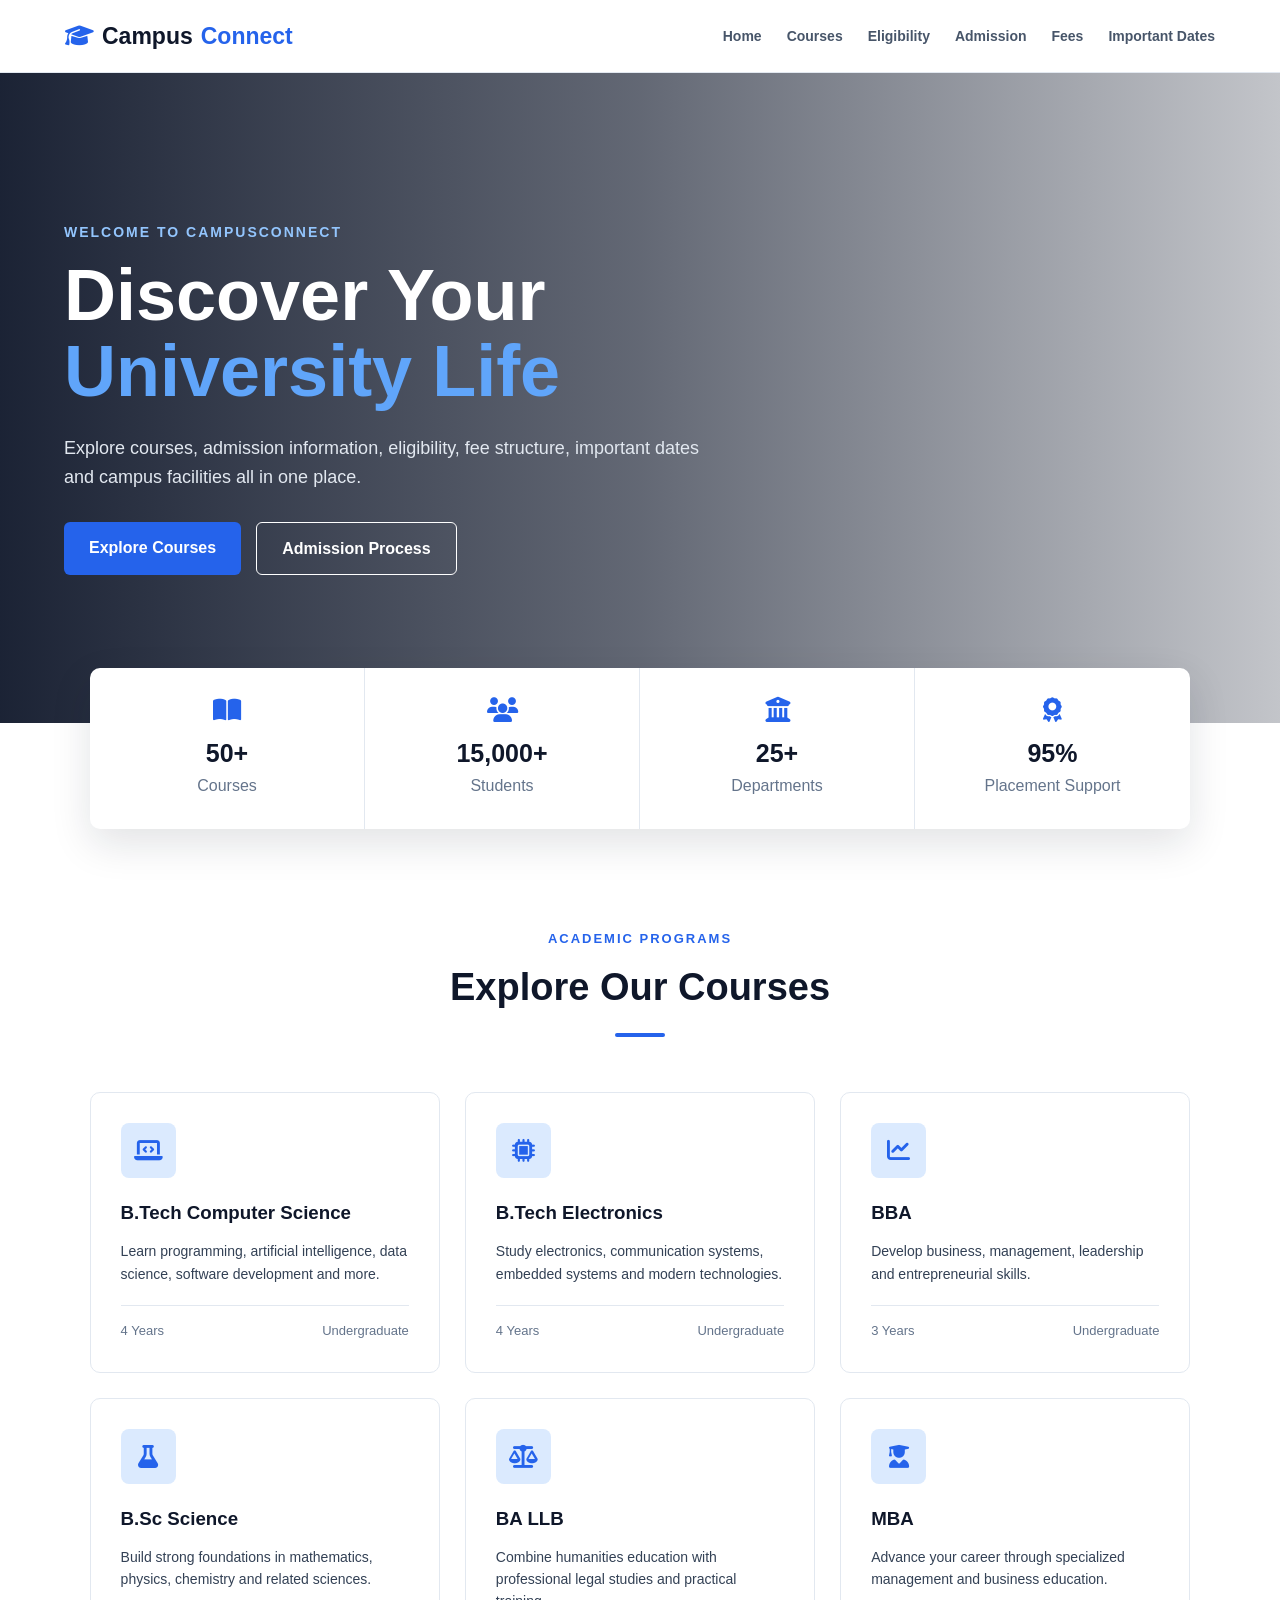
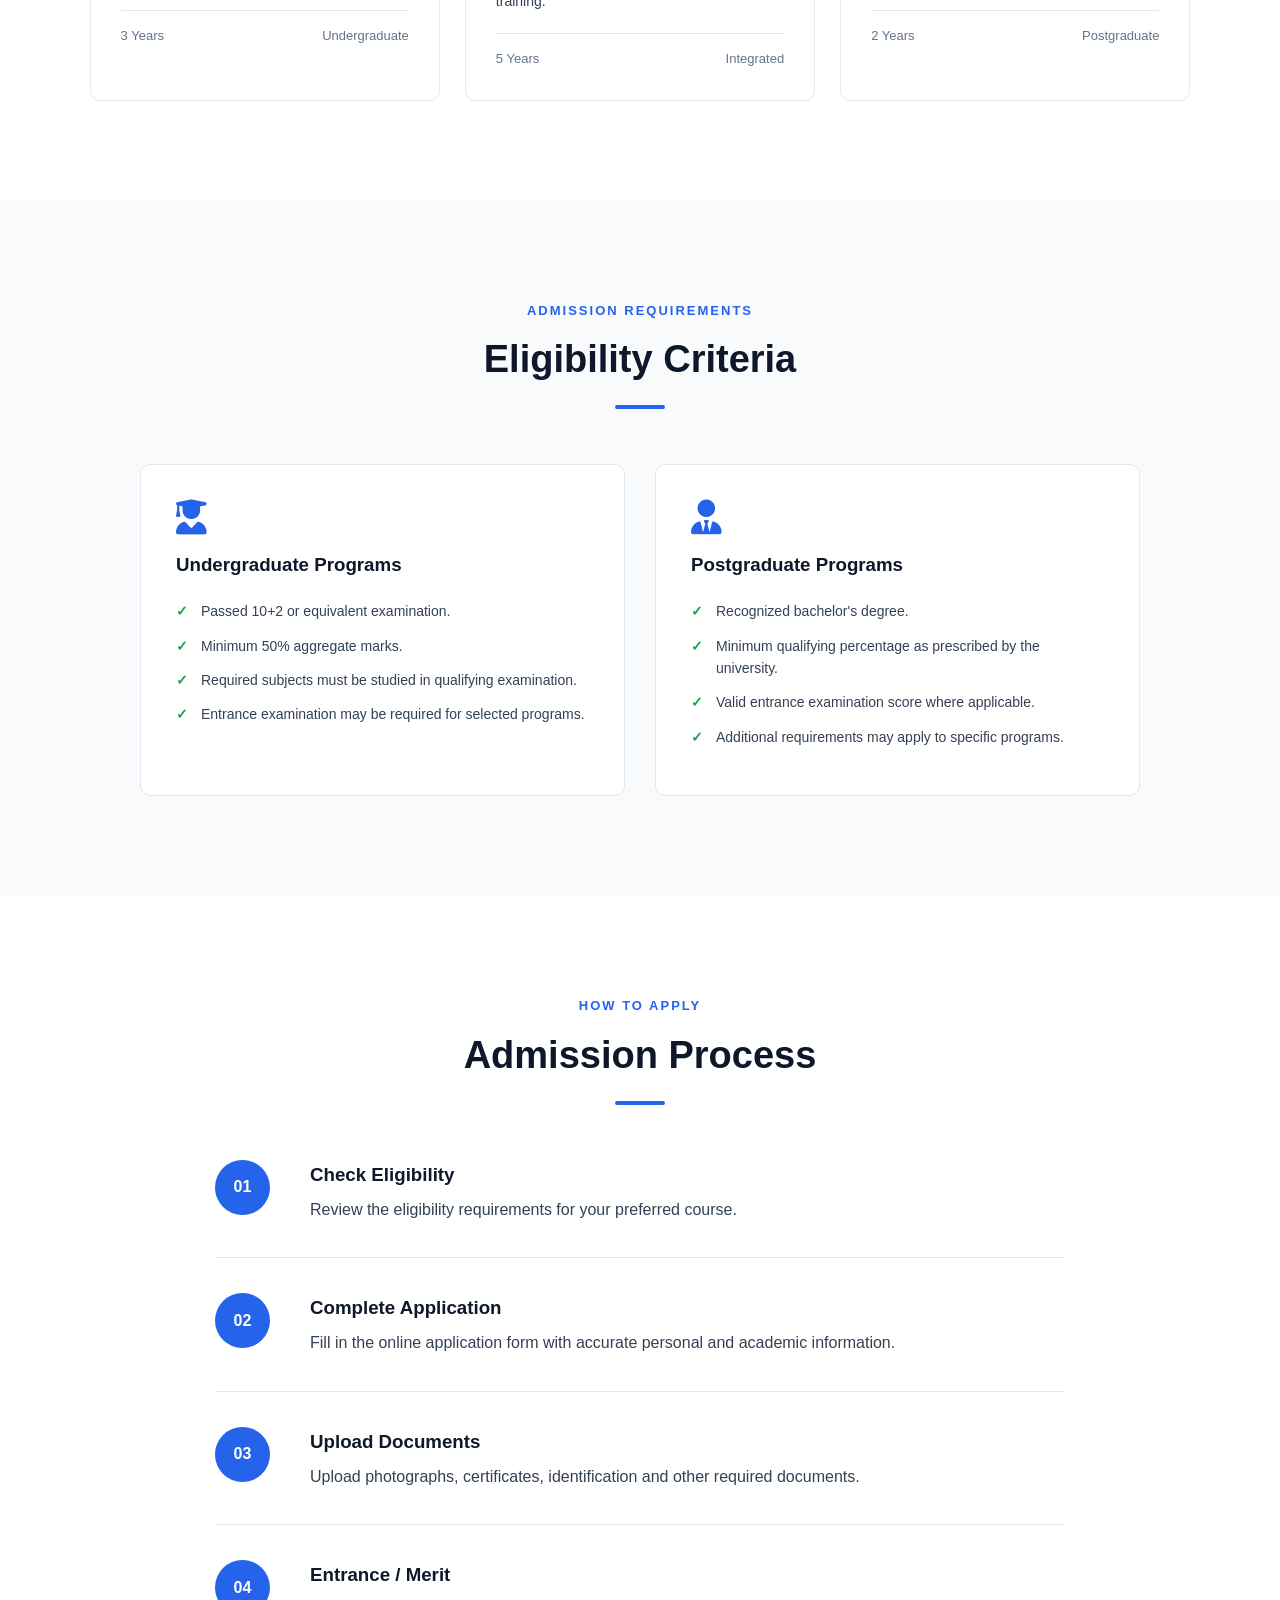
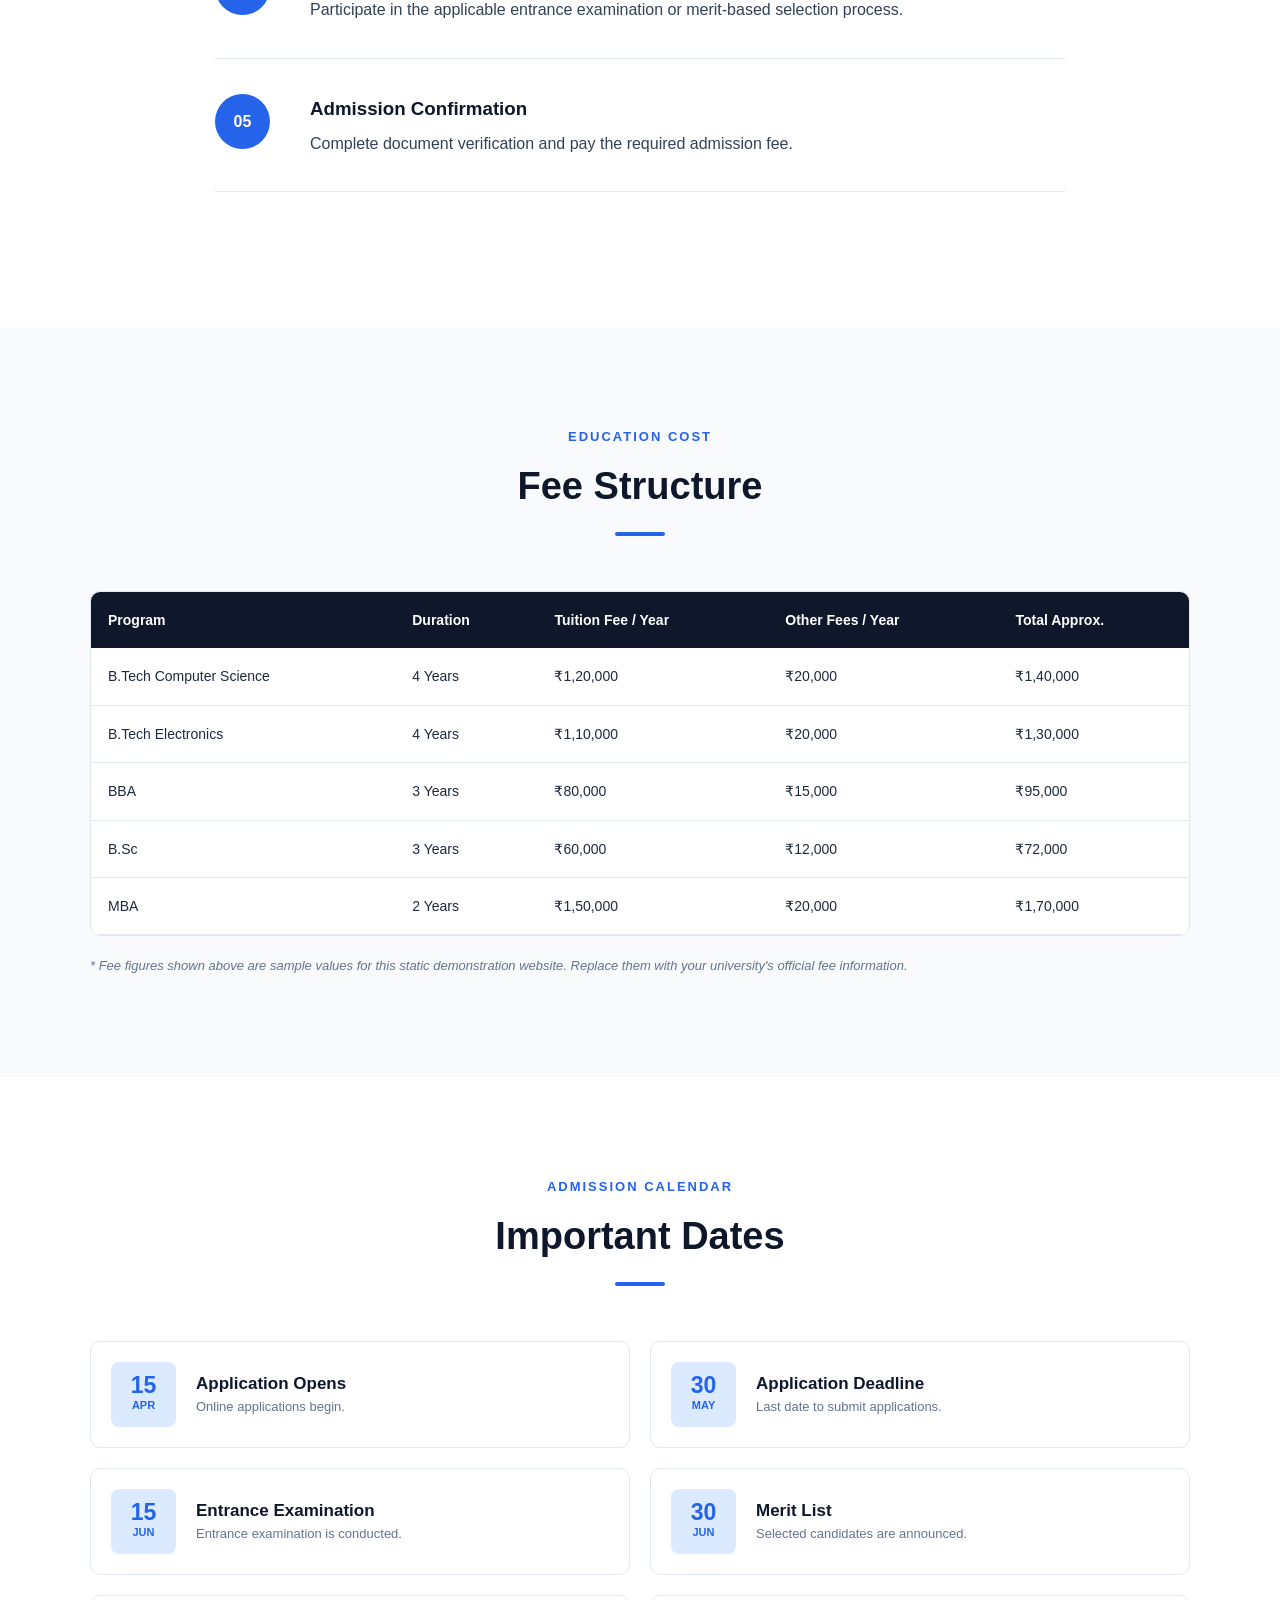
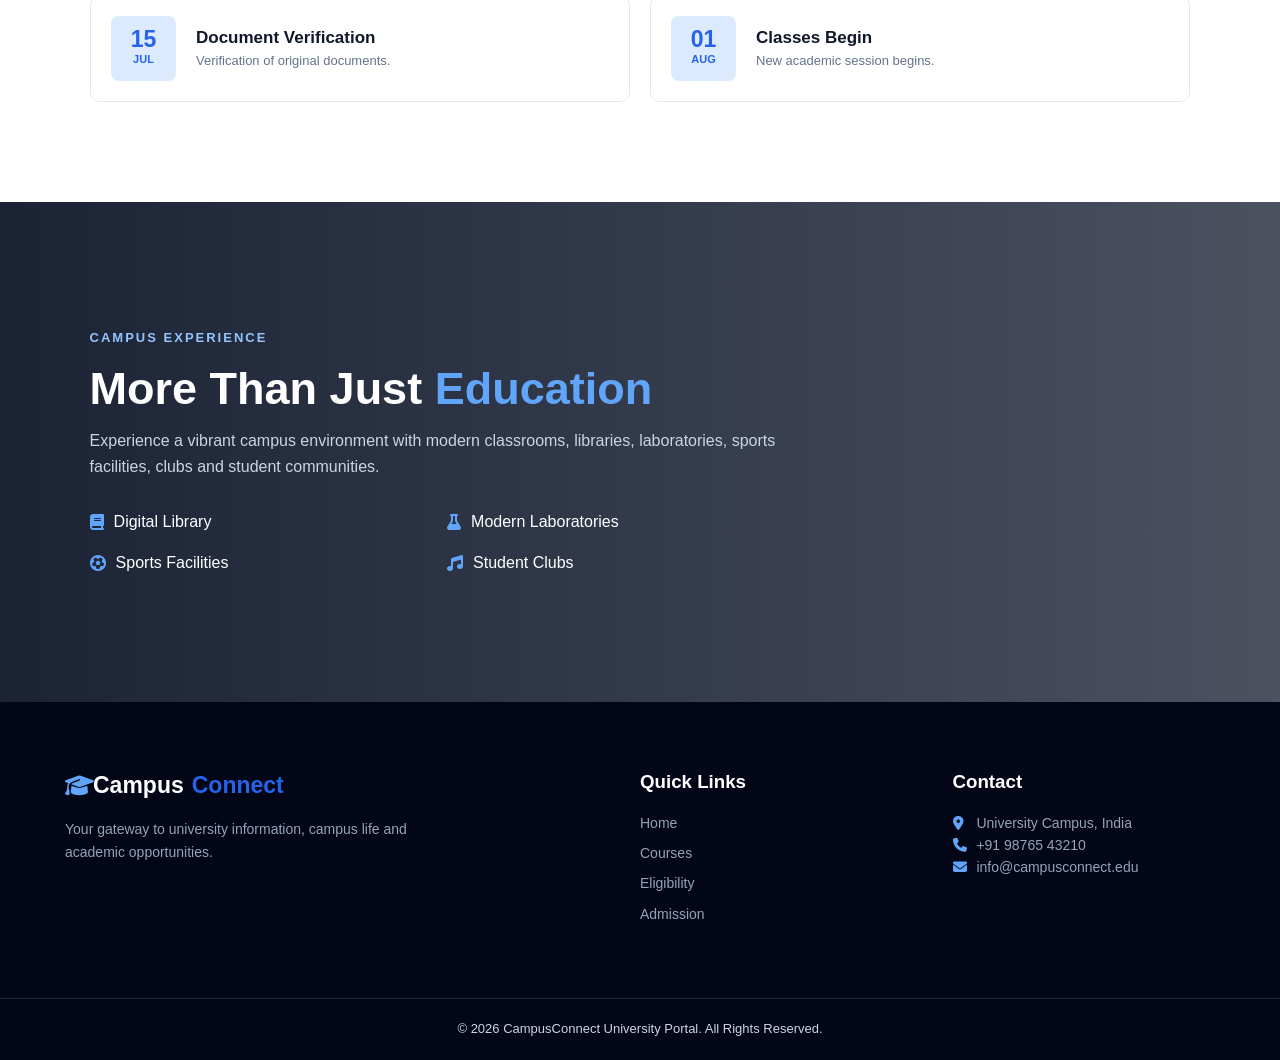
<file: index.html>
<!DOCTYPE html>
<html lang="en">
<head>
    <meta charset="UTF-8">
    <meta name="viewport" content="width=device-width, initial-scale=1.0">

    <title>CampusConnect | University Campus Life Portal.</title>

    <link rel="stylesheet" href="style.css">

    <link
        rel="stylesheet"
        href="https://cdnjs.cloudflare.com/ajax/libs/font-awesome/6.5.2/css/all.min.css"
    >
</head>

<body>

    <!-- Navigation -->
    <header class="header">
        <nav class="navbar">

            <div class="logo">
                <i class="fa-solid fa-graduation-cap"></i>
                Campus<span>Connect</span>
            </div>

            <ul class="nav-links">
                <li><a href="#home">Home</a></li>
                <li><a href="#courses">Courses</a></li>
                <li><a href="#eligibility">Eligibility</a></li>
                <li><a href="#admission">Admission</a></li>
                <li><a href="#fees">Fees</a></li>
                <li><a href="#dates">Important Dates</a></li>
            </ul>

        </nav>
    </header>


    <!-- Hero Section -->
    <section id="home" class="hero">

        <div class="hero-content">

            <p class="hero-tag">
                WELCOME TO CAMPUSCONNECT
            </p>

            <h1>
                Discover Your
                <span>University Life</span>
            </h1>

            <p>
                Explore courses, admission information, eligibility,
                fee structure, important dates and campus facilities
                all in one place.
            </p>

            <div class="hero-buttons">
                <a href="#courses" class="btn primary-btn">
                    Explore Courses
                </a>

                <a href="#admission" class="btn secondary-btn">
                    Admission Process
                </a>
            </div>

        </div>

    </section>


    <!-- Quick Information -->
    <section class="quick-info">

        <div class="info-card">
            <i class="fa-solid fa-book-open"></i>
            <h3>50+</h3>
            <p>Courses</p>
        </div>

        <div class="info-card">
            <i class="fa-solid fa-users"></i>
            <h3>15,000+</h3>
            <p>Students</p>
        </div>

        <div class="info-card">
            <i class="fa-solid fa-building-columns"></i>
            <h3>25+</h3>
            <p>Departments</p>
        </div>

        <div class="info-card">
            <i class="fa-solid fa-award"></i>
            <h3>95%</h3>
            <p>Placement Support</p>
        </div>

    </section>


    <!-- Courses -->
    <section id="courses" class="section">

        <div class="section-heading">
            <p>ACADEMIC PROGRAMS</p>
            <h2>Explore Our Courses</h2>
            <span></span>
        </div>

        <div class="course-grid">

            <div class="course-card">
                <div class="course-icon">
                    <i class="fa-solid fa-laptop-code"></i>
                </div>

                <h3>B.Tech Computer Science</h3>

                <p>
                    Learn programming, artificial intelligence,
                    data science, software development and more.
                </p>

                <div class="course-details">
                    <span>4 Years</span>
                    <span>Undergraduate</span>
                </div>
            </div>


            <div class="course-card">
                <div class="course-icon">
                    <i class="fa-solid fa-microchip"></i>
                </div>

                <h3>B.Tech Electronics</h3>

                <p>
                    Study electronics, communication systems,
                    embedded systems and modern technologies.
                </p>

                <div class="course-details">
                    <span>4 Years</span>
                    <span>Undergraduate</span>
                </div>
            </div>


            <div class="course-card">
                <div class="course-icon">
                    <i class="fa-solid fa-chart-line"></i>
                </div>

                <h3>BBA</h3>

                <p>
                    Develop business, management, leadership
                    and entrepreneurial skills.
                </p>

                <div class="course-details">
                    <span>3 Years</span>
                    <span>Undergraduate</span>
                </div>
            </div>


            <div class="course-card">
                <div class="course-icon">
                    <i class="fa-solid fa-flask"></i>
                </div>

                <h3>B.Sc Science</h3>

                <p>
                    Build strong foundations in mathematics,
                    physics, chemistry and related sciences.
                </p>

                <div class="course-details">
                    <span>3 Years</span>
                    <span>Undergraduate</span>
                </div>
            </div>


            <div class="course-card">
                <div class="course-icon">
                    <i class="fa-solid fa-scale-balanced"></i>
                </div>

                <h3>BA LLB</h3>

                <p>
                    Combine humanities education with professional
                    legal studies and practical training.
                </p>

                <div class="course-details">
                    <span>5 Years</span>
                    <span>Integrated</span>
                </div>
            </div>


            <div class="course-card">
                <div class="course-icon">
                    <i class="fa-solid fa-user-graduate"></i>
                </div>

                <h3>MBA</h3>

                <p>
                    Advance your career through specialized
                    management and business education.
                </p>

                <div class="course-details">
                    <span>2 Years</span>
                    <span>Postgraduate</span>
                </div>
            </div>

        </div>

    </section>


    <!-- Eligibility -->
    <section id="eligibility" class="section light-section">

        <div class="section-heading">
            <p>ADMISSION REQUIREMENTS</p>
            <h2>Eligibility Criteria</h2>
            <span></span>
        </div>

        <div class="eligibility-container">

            <div class="eligibility-box">

                <i class="fa-solid fa-user-graduate"></i>

                <h3>Undergraduate Programs</h3>

                <ul>
                    <li>Passed 10+2 or equivalent examination.</li>
                    <li>Minimum 50% aggregate marks.</li>
                    <li>Required subjects must be studied in qualifying examination.</li>
                    <li>Entrance examination may be required for selected programs.</li>
                </ul>

            </div>


            <div class="eligibility-box">

                <i class="fa-solid fa-user-tie"></i>

                <h3>Postgraduate Programs</h3>

                <ul>
                    <li>Recognized bachelor's degree.</li>
                    <li>Minimum qualifying percentage as prescribed by the university.</li>
                    <li>Valid entrance examination score where applicable.</li>
                    <li>Additional requirements may apply to specific programs.</li>
                </ul>

            </div>

        </div>

    </section>


    <!-- Admission Process -->
    <section id="admission" class="section">

        <div class="section-heading">
            <p>HOW TO APPLY</p>
            <h2>Admission Process</h2>
            <span></span>
        </div>


        <div class="timeline">

            <div class="timeline-item">

                <div class="timeline-number">01</div>

                <div>
                    <h3>Check Eligibility</h3>
                    <p>
                        Review the eligibility requirements for your
                        preferred course.
                    </p>
                </div>

            </div>


            <div class="timeline-item">

                <div class="timeline-number">02</div>

                <div>
                    <h3>Complete Application</h3>
                    <p>
                        Fill in the online application form with
                        accurate personal and academic information.
                    </p>
                </div>

            </div>


            <div class="timeline-item">

                <div class="timeline-number">03</div>

                <div>
                    <h3>Upload Documents</h3>
                    <p>
                        Upload photographs, certificates,
                        identification and other required documents.
                    </p>
                </div>

            </div>


            <div class="timeline-item">

                <div class="timeline-number">04</div>

                <div>
                    <h3>Entrance / Merit</h3>
                    <p>
                        Participate in the applicable entrance
                        examination or merit-based selection process.
                    </p>
                </div>

            </div>


            <div class="timeline-item">

                <div class="timeline-number">05</div>

                <div>
                    <h3>Admission Confirmation</h3>
                    <p>
                        Complete document verification and pay the
                        required admission fee.
                    </p>
                </div>

            </div>

        </div>

    </section>


    <!-- Fee Structure -->
    <section id="fees" class="section light-section">

        <div class="section-heading">
            <p>EDUCATION COST</p>
            <h2>Fee Structure</h2>
            <span></span>
        </div>


        <div class="table-container">

            <table>

                <thead>
                    <tr>
                        <th>Program</th>
                        <th>Duration</th>
                        <th>Tuition Fee / Year</th>
                        <th>Other Fees / Year</th>
                        <th>Total Approx.</th>
                    </tr>
                </thead>

                <tbody>

                    <tr>
                        <td>B.Tech Computer Science</td>
                        <td>4 Years</td>
                        <td>₹1,20,000</td>
                        <td>₹20,000</td>
                        <td>₹1,40,000</td>
                    </tr>

                    <tr>
                        <td>B.Tech Electronics</td>
                        <td>4 Years</td>
                        <td>₹1,10,000</td>
                        <td>₹20,000</td>
                        <td>₹1,30,000</td>
                    </tr>

                    <tr>
                        <td>BBA</td>
                        <td>3 Years</td>
                        <td>₹80,000</td>
                        <td>₹15,000</td>
                        <td>₹95,000</td>
                    </tr>

                    <tr>
                        <td>B.Sc</td>
                        <td>3 Years</td>
                        <td>₹60,000</td>
                        <td>₹12,000</td>
                        <td>₹72,000</td>
                    </tr>

                    <tr>
                        <td>MBA</td>
                        <td>2 Years</td>
                        <td>₹1,50,000</td>
                        <td>₹20,000</td>
                        <td>₹1,70,000</td>
                    </tr>

                </tbody>

            </table>

        </div>

        <p class="fee-note">
            * Fee figures shown above are sample values for this
            static demonstration website. Replace them with your
            university's official fee information.
        </p>

    </section>


    <!-- Important Dates -->
    <section id="dates" class="section">

        <div class="section-heading">
            <p>ADMISSION CALENDAR</p>
            <h2>Important Dates</h2>
            <span></span>
        </div>


        <div class="dates-grid">

            <div class="date-card">

                <div class="date">
                    <strong>15</strong>
                    <span>APR</span>
                </div>

                <div>
                    <h3>Application Opens</h3>
                    <p>Online applications begin.</p>
                </div>

            </div>


            <div class="date-card">

                <div class="date">
                    <strong>30</strong>
                    <span>MAY</span>
                </div>

                <div>
                    <h3>Application Deadline</h3>
                    <p>Last date to submit applications.</p>
                </div>

            </div>


            <div class="date-card">

                <div class="date">
                    <strong>15</strong>
                    <span>JUN</span>
                </div>

                <div>
                    <h3>Entrance Examination</h3>
                    <p>Entrance examination is conducted.</p>
                </div>

            </div>


            <div class="date-card">

                <div class="date">
                    <strong>30</strong>
                    <span>JUN</span>
                </div>

                <div>
                    <h3>Merit List</h3>
                    <p>Selected candidates are announced.</p>
                </div>

            </div>


            <div class="date-card">

                <div class="date">
                    <strong>15</strong>
                    <span>JUL</span>
                </div>

                <div>
                    <h3>Document Verification</h3>
                    <p>Verification of original documents.</p>
                </div>

            </div>


            <div class="date-card">

                <div class="date">
                    <strong>01</strong>
                    <span>AUG</span>
                </div>

                <div>
                    <h3>Classes Begin</h3>
                    <p>New academic session begins.</p>
                </div>

            </div>

        </div>

    </section>


    <!-- Campus Life -->
    <section class="campus-life">

        <div class="campus-content">

            <p>CAMPUS EXPERIENCE</p>

            <h2>
                More Than Just
                <span>Education</span>
            </h2>

            <p>
                Experience a vibrant campus environment with modern
                classrooms, libraries, laboratories, sports facilities,
                clubs and student communities.
            </p>

            <div class="facility-list">

                <div>
                    <i class="fa-solid fa-book"></i>
                    <span>Digital Library</span>
                </div>

                <div>
                    <i class="fa-solid fa-flask"></i>
                    <span>Modern Laboratories</span>
                </div>

                <div>
                    <i class="fa-solid fa-futbol"></i>
                    <span>Sports Facilities</span>
                </div>

                <div>
                    <i class="fa-solid fa-music"></i>
                    <span>Student Clubs</span>
                </div>

            </div>

        </div>

    </section>


    <!-- Footer -->
    <footer class="footer">

        <div class="footer-content">

            <div>
                <div class="logo footer-logo">
                    <i class="fa-solid fa-graduation-cap"></i>
                    Campus<span>Connect</span>
                </div>

                <p>
                    Your gateway to university information,
                    campus life and academic opportunities.
                </p>
            </div>


            <div>
                <h3>Quick Links</h3>

                <a href="#home">Home</a>
                <a href="#courses">Courses</a>
                <a href="#eligibility">Eligibility</a>
                <a href="#admission">Admission</a>
            </div>


            <div>
                <h3>Contact</h3>

                <p>
                    <i class="fa-solid fa-location-dot"></i>
                    University Campus, India
                </p>

                <p>
                    <i class="fa-solid fa-phone"></i>
                    +91 98765 43210
                </p>

                <p>
                    <i class="fa-solid fa-envelope"></i>
                    info@campusconnect.edu
                </p>
            </div>

        </div>


        <div class="copyright">
            <p>
                © 2026 CampusConnect University Portal.
                All Rights Reserved.
            </p>
        </div>

    </footer>

</body>
</html>
</file>
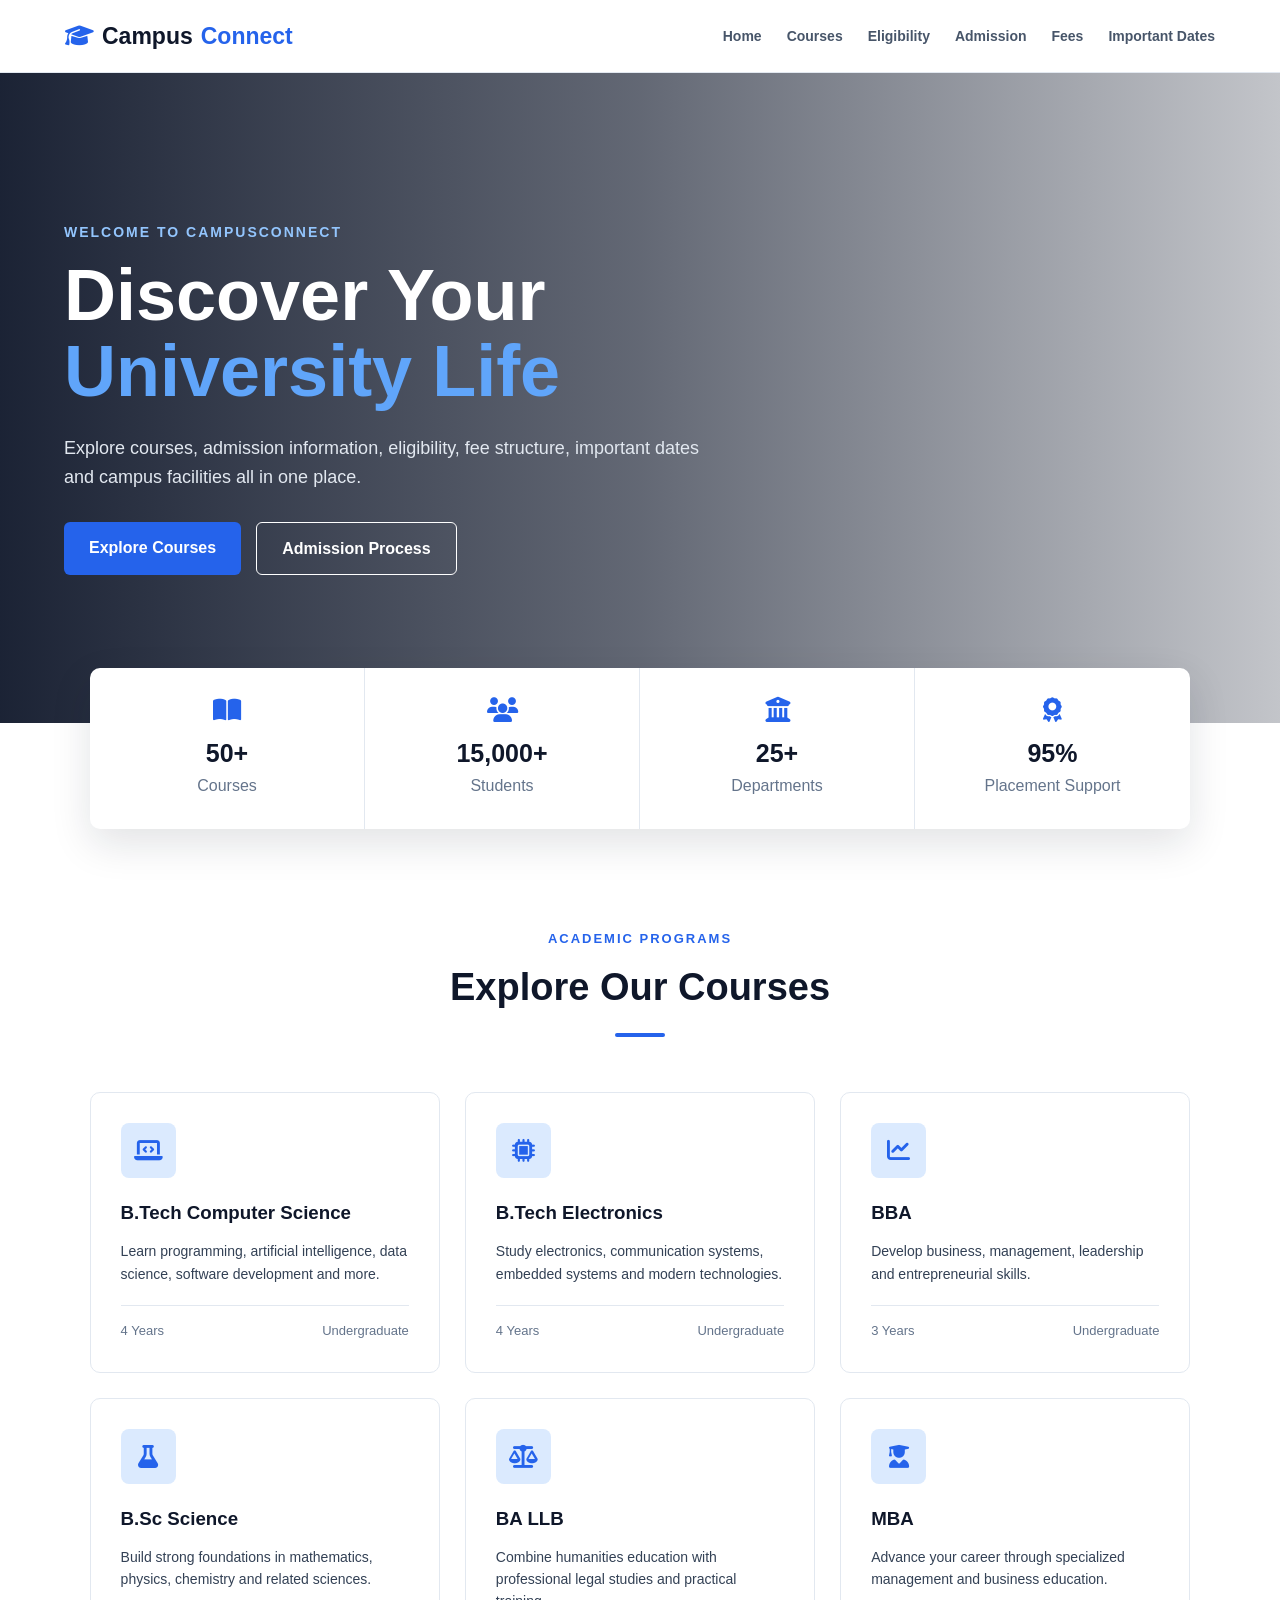
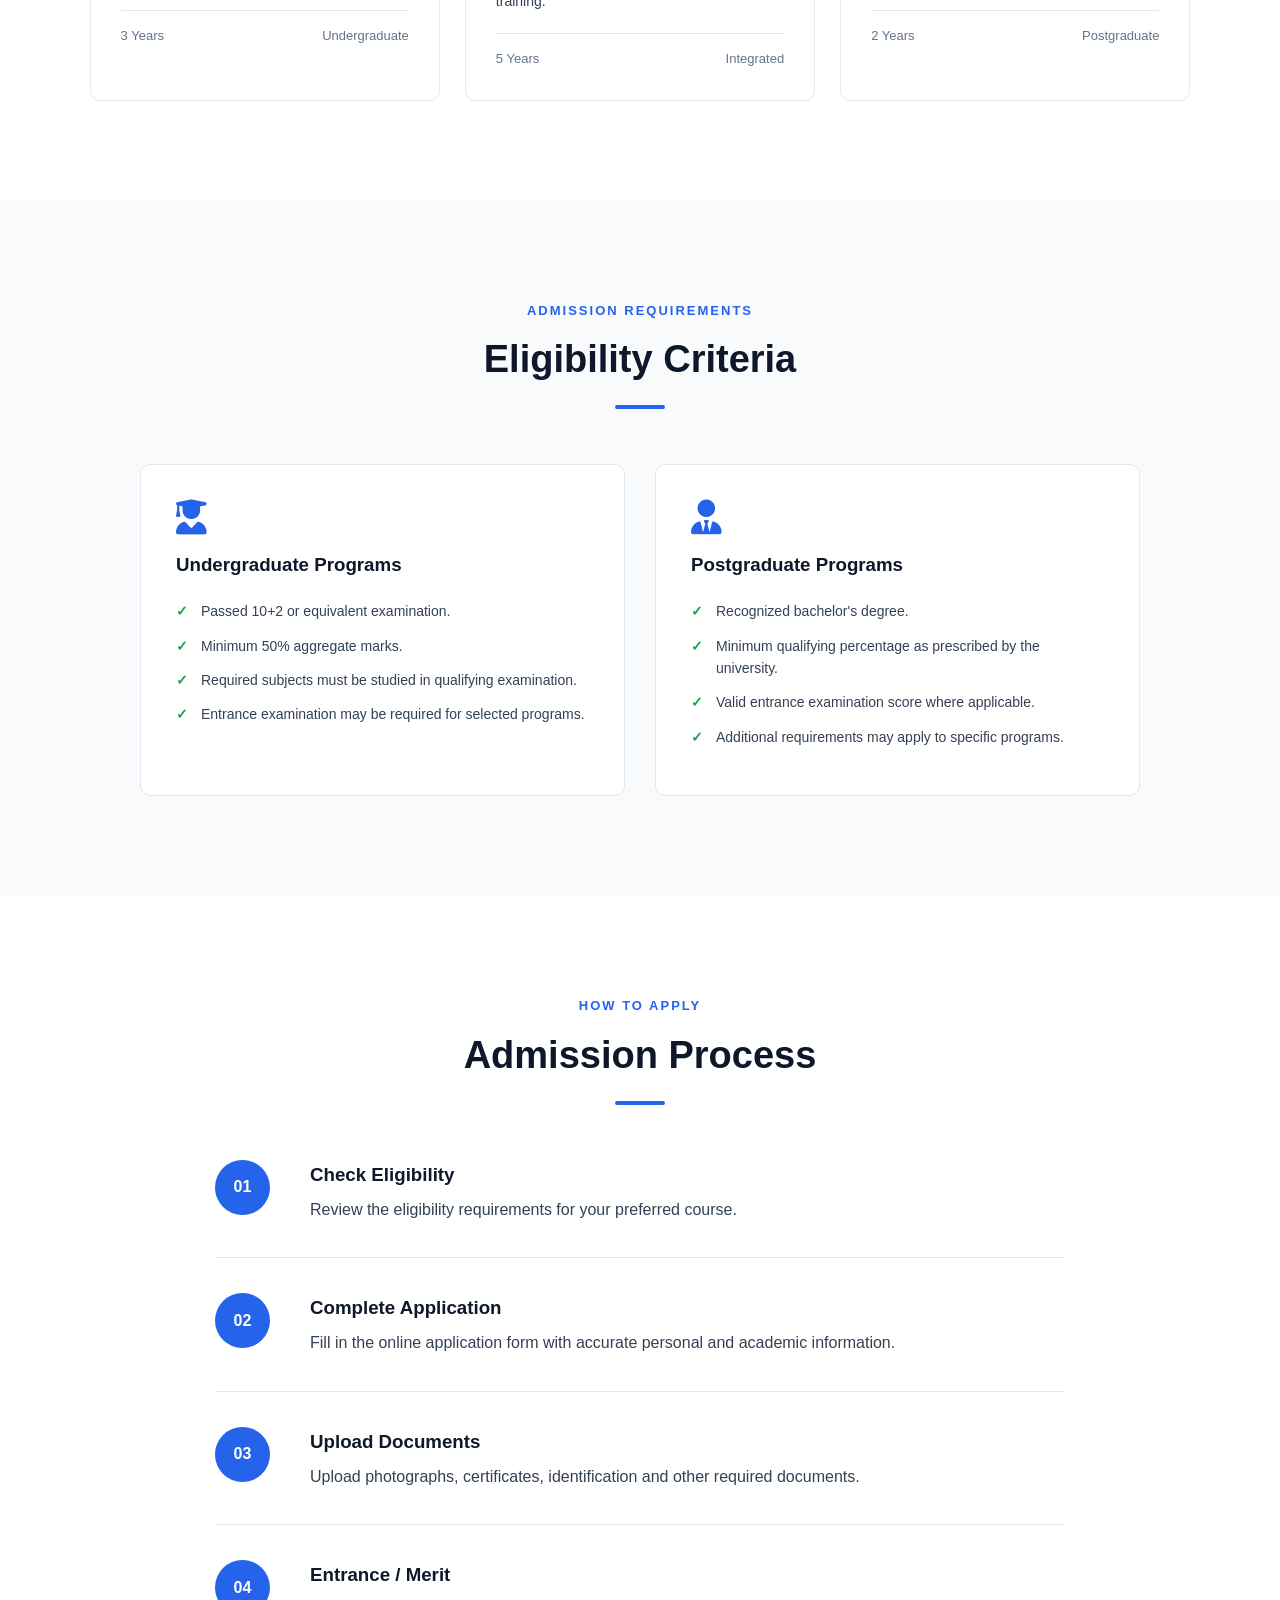
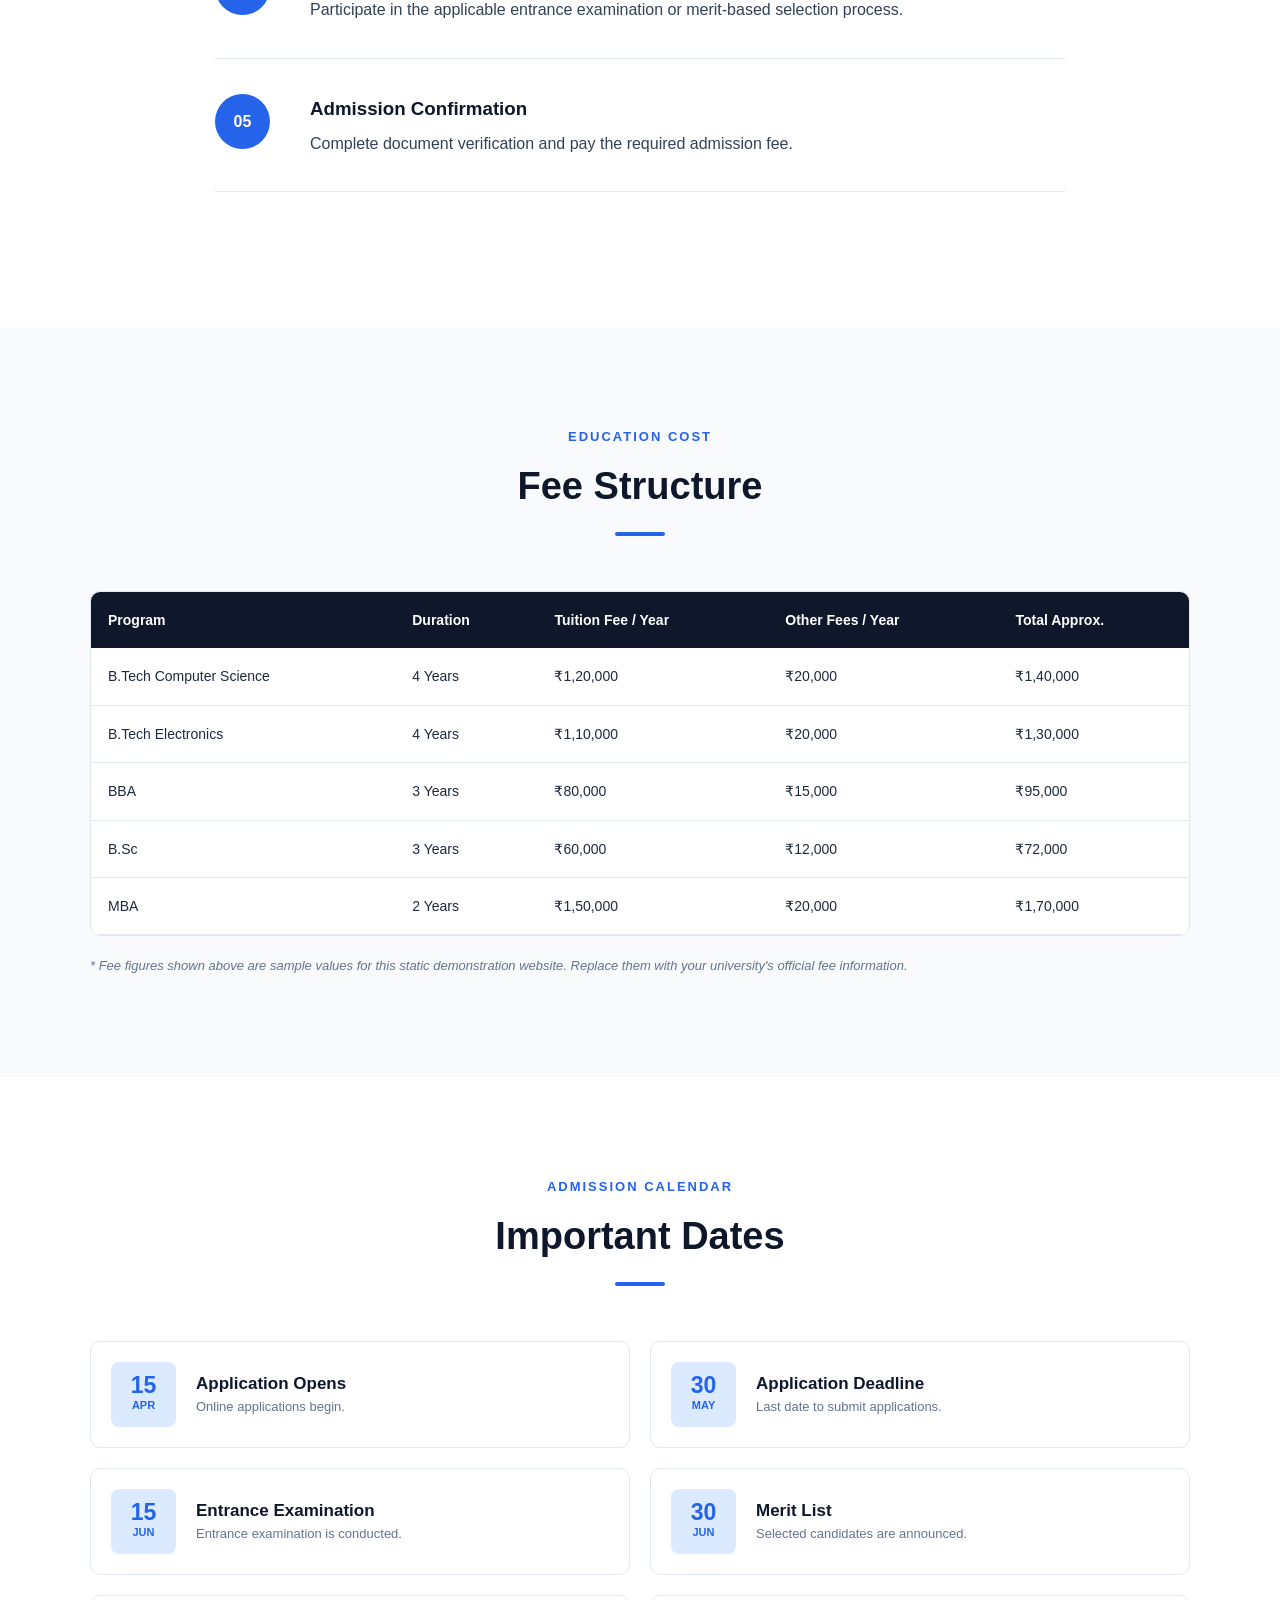
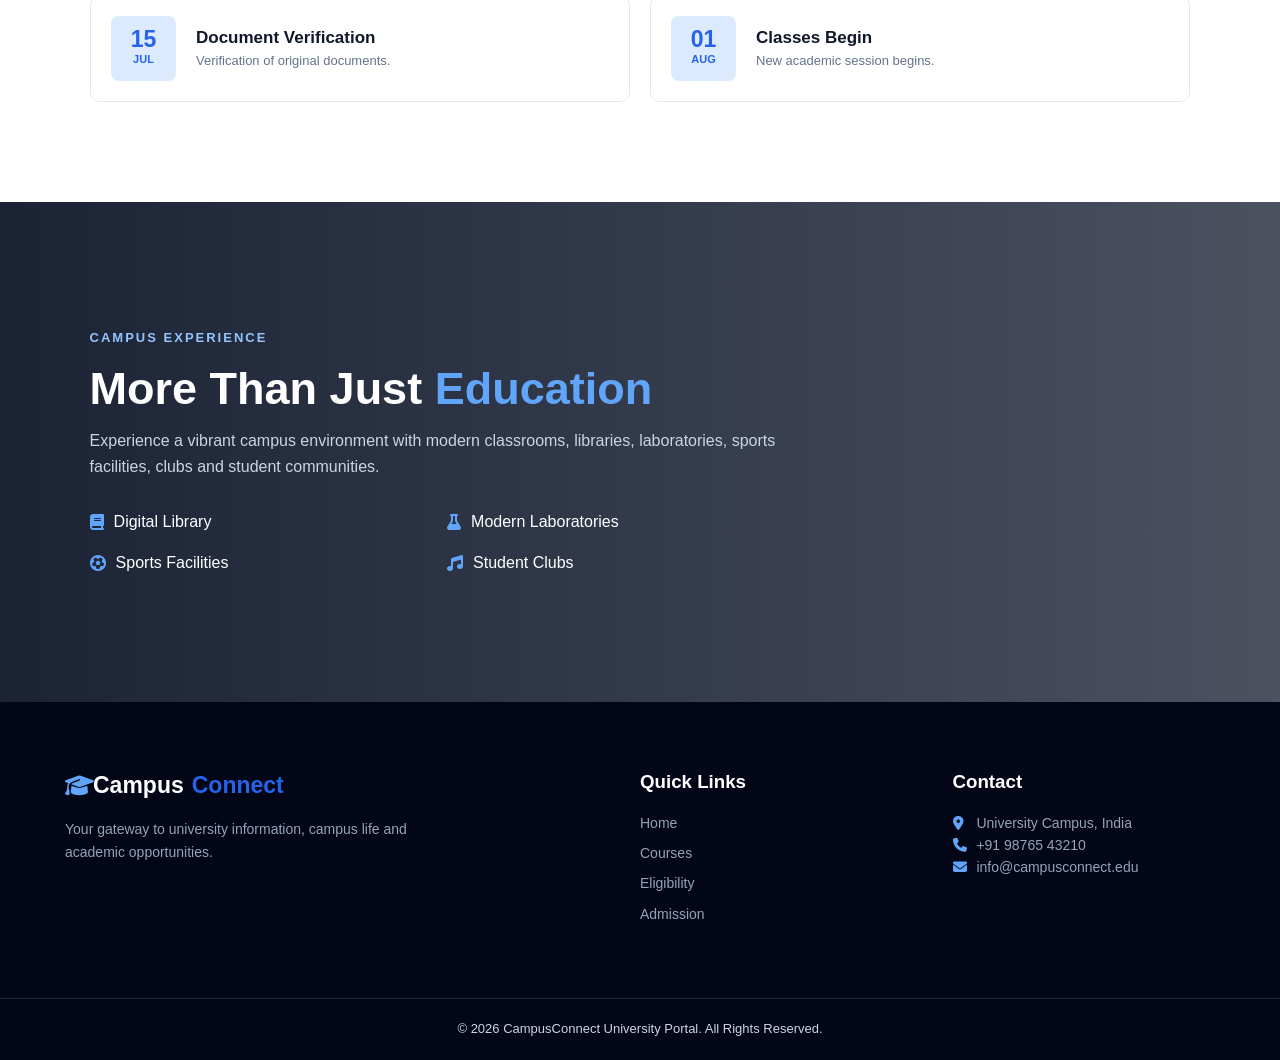
<file: Project Static Website.html>
<!DOCTYPE html>
<html lang="en">
<head>
    <meta charset="UTF-8">
    <meta name="viewport" content="width=device-width, initial-scale=1.0">

    <title>CampusConnect | University Campus Life Portal.</title>

    <link rel="stylesheet" href="style.css">

    <link
        rel="stylesheet"
        href="https://cdnjs.cloudflare.com/ajax/libs/font-awesome/6.5.2/css/all.min.css"
    >
</head>

<body>

    <!-- Navigation -->
    <header class="header">
        <nav class="navbar">

            <div class="logo">
                <i class="fa-solid fa-graduation-cap"></i>
                Campus<span>Connect</span>
            </div>

            <ul class="nav-links">
                <li><a href="#home">Home</a></li>
                <li><a href="#courses">Courses</a></li>
                <li><a href="#eligibility">Eligibility</a></li>
                <li><a href="#admission">Admission</a></li>
                <li><a href="#fees">Fees</a></li>
                <li><a href="#dates">Important Dates</a></li>
            </ul>

        </nav>
    </header>


    <!-- Hero Section -->
    <section id="home" class="hero">

        <div class="hero-content">

            <p class="hero-tag">
                WELCOME TO CAMPUSCONNECT
            </p>

            <h1>
                Discover Your
                <span>University Life</span>
            </h1>

            <p>
                Explore courses, admission information, eligibility,
                fee structure, important dates and campus facilities
                all in one place.
            </p>

            <div class="hero-buttons">
                <a href="#courses" class="btn primary-btn">
                    Explore Courses
                </a>

                <a href="#admission" class="btn secondary-btn">
                    Admission Process
                </a>
            </div>

        </div>

    </section>


    <!-- Quick Information -->
    <section class="quick-info">

        <div class="info-card">
            <i class="fa-solid fa-book-open"></i>
            <h3>50+</h3>
            <p>Courses</p>
        </div>

        <div class="info-card">
            <i class="fa-solid fa-users"></i>
            <h3>15,000+</h3>
            <p>Students</p>
        </div>

        <div class="info-card">
            <i class="fa-solid fa-building-columns"></i>
            <h3>25+</h3>
            <p>Departments</p>
        </div>

        <div class="info-card">
            <i class="fa-solid fa-award"></i>
            <h3>95%</h3>
            <p>Placement Support</p>
        </div>

    </section>


    <!-- Courses -->
    <section id="courses" class="section">

        <div class="section-heading">
            <p>ACADEMIC PROGRAMS</p>
            <h2>Explore Our Courses</h2>
            <span></span>
        </div>

        <div class="course-grid">

            <div class="course-card">
                <div class="course-icon">
                    <i class="fa-solid fa-laptop-code"></i>
                </div>

                <h3>B.Tech Computer Science</h3>

                <p>
                    Learn programming, artificial intelligence,
                    data science, software development and more.
                </p>

                <div class="course-details">
                    <span>4 Years</span>
                    <span>Undergraduate</span>
                </div>
            </div>


            <div class="course-card">
                <div class="course-icon">
                    <i class="fa-solid fa-microchip"></i>
                </div>

                <h3>B.Tech Electronics</h3>

                <p>
                    Study electronics, communication systems,
                    embedded systems and modern technologies.
                </p>

                <div class="course-details">
                    <span>4 Years</span>
                    <span>Undergraduate</span>
                </div>
            </div>


            <div class="course-card">
                <div class="course-icon">
                    <i class="fa-solid fa-chart-line"></i>
                </div>

                <h3>BBA</h3>

                <p>
                    Develop business, management, leadership
                    and entrepreneurial skills.
                </p>

                <div class="course-details">
                    <span>3 Years</span>
                    <span>Undergraduate</span>
                </div>
            </div>


            <div class="course-card">
                <div class="course-icon">
                    <i class="fa-solid fa-flask"></i>
                </div>

                <h3>B.Sc Science</h3>

                <p>
                    Build strong foundations in mathematics,
                    physics, chemistry and related sciences.
                </p>

                <div class="course-details">
                    <span>3 Years</span>
                    <span>Undergraduate</span>
                </div>
            </div>


            <div class="course-card">
                <div class="course-icon">
                    <i class="fa-solid fa-scale-balanced"></i>
                </div>

                <h3>BA LLB</h3>

                <p>
                    Combine humanities education with professional
                    legal studies and practical training.
                </p>

                <div class="course-details">
                    <span>5 Years</span>
                    <span>Integrated</span>
                </div>
            </div>


            <div class="course-card">
                <div class="course-icon">
                    <i class="fa-solid fa-user-graduate"></i>
                </div>

                <h3>MBA</h3>

                <p>
                    Advance your career through specialized
                    management and business education.
                </p>

                <div class="course-details">
                    <span>2 Years</span>
                    <span>Postgraduate</span>
                </div>
            </div>

        </div>

    </section>


    <!-- Eligibility -->
    <section id="eligibility" class="section light-section">

        <div class="section-heading">
            <p>ADMISSION REQUIREMENTS</p>
            <h2>Eligibility Criteria</h2>
            <span></span>
        </div>

        <div class="eligibility-container">

            <div class="eligibility-box">

                <i class="fa-solid fa-user-graduate"></i>

                <h3>Undergraduate Programs</h3>

                <ul>
                    <li>Passed 10+2 or equivalent examination.</li>
                    <li>Minimum 50% aggregate marks.</li>
                    <li>Required subjects must be studied in qualifying examination.</li>
                    <li>Entrance examination may be required for selected programs.</li>
                </ul>

            </div>


            <div class="eligibility-box">

                <i class="fa-solid fa-user-tie"></i>

                <h3>Postgraduate Programs</h3>

                <ul>
                    <li>Recognized bachelor's degree.</li>
                    <li>Minimum qualifying percentage as prescribed by the university.</li>
                    <li>Valid entrance examination score where applicable.</li>
                    <li>Additional requirements may apply to specific programs.</li>
                </ul>

            </div>

        </div>

    </section>


    <!-- Admission Process -->
    <section id="admission" class="section">

        <div class="section-heading">
            <p>HOW TO APPLY</p>
            <h2>Admission Process</h2>
            <span></span>
        </div>


        <div class="timeline">

            <div class="timeline-item">

                <div class="timeline-number">01</div>

                <div>
                    <h3>Check Eligibility</h3>
                    <p>
                        Review the eligibility requirements for your
                        preferred course.
                    </p>
                </div>

            </div>


            <div class="timeline-item">

                <div class="timeline-number">02</div>

                <div>
                    <h3>Complete Application</h3>
                    <p>
                        Fill in the online application form with
                        accurate personal and academic information.
                    </p>
                </div>

            </div>


            <div class="timeline-item">

                <div class="timeline-number">03</div>

                <div>
                    <h3>Upload Documents</h3>
                    <p>
                        Upload photographs, certificates,
                        identification and other required documents.
                    </p>
                </div>

            </div>


            <div class="timeline-item">

                <div class="timeline-number">04</div>

                <div>
                    <h3>Entrance / Merit</h3>
                    <p>
                        Participate in the applicable entrance
                        examination or merit-based selection process.
                    </p>
                </div>

            </div>


            <div class="timeline-item">

                <div class="timeline-number">05</div>

                <div>
                    <h3>Admission Confirmation</h3>
                    <p>
                        Complete document verification and pay the
                        required admission fee.
                    </p>
                </div>

            </div>

        </div>

    </section>


    <!-- Fee Structure -->
    <section id="fees" class="section light-section">

        <div class="section-heading">
            <p>EDUCATION COST</p>
            <h2>Fee Structure</h2>
            <span></span>
        </div>


        <div class="table-container">

            <table>

                <thead>
                    <tr>
                        <th>Program</th>
                        <th>Duration</th>
                        <th>Tuition Fee / Year</th>
                        <th>Other Fees / Year</th>
                        <th>Total Approx.</th>
                    </tr>
                </thead>

                <tbody>

                    <tr>
                        <td>B.Tech Computer Science</td>
                        <td>4 Years</td>
                        <td>₹1,20,000</td>
                        <td>₹20,000</td>
                        <td>₹1,40,000</td>
                    </tr>

                    <tr>
                        <td>B.Tech Electronics</td>
                        <td>4 Years</td>
                        <td>₹1,10,000</td>
                        <td>₹20,000</td>
                        <td>₹1,30,000</td>
                    </tr>

                    <tr>
                        <td>BBA</td>
                        <td>3 Years</td>
                        <td>₹80,000</td>
                        <td>₹15,000</td>
                        <td>₹95,000</td>
                    </tr>

                    <tr>
                        <td>B.Sc</td>
                        <td>3 Years</td>
                        <td>₹60,000</td>
                        <td>₹12,000</td>
                        <td>₹72,000</td>
                    </tr>

                    <tr>
                        <td>MBA</td>
                        <td>2 Years</td>
                        <td>₹1,50,000</td>
                        <td>₹20,000</td>
                        <td>₹1,70,000</td>
                    </tr>

                </tbody>

            </table>

        </div>

        <p class="fee-note">
            * Fee figures shown above are sample values for this
            static demonstration website. Replace them with your
            university's official fee information.
        </p>

    </section>


    <!-- Important Dates -->
    <section id="dates" class="section">

        <div class="section-heading">
            <p>ADMISSION CALENDAR</p>
            <h2>Important Dates</h2>
            <span></span>
        </div>


        <div class="dates-grid">

            <div class="date-card">

                <div class="date">
                    <strong>15</strong>
                    <span>APR</span>
                </div>

                <div>
                    <h3>Application Opens</h3>
                    <p>Online applications begin.</p>
                </div>

            </div>


            <div class="date-card">

                <div class="date">
                    <strong>30</strong>
                    <span>MAY</span>
                </div>

                <div>
                    <h3>Application Deadline</h3>
                    <p>Last date to submit applications.</p>
                </div>

            </div>


            <div class="date-card">

                <div class="date">
                    <strong>15</strong>
                    <span>JUN</span>
                </div>

                <div>
                    <h3>Entrance Examination</h3>
                    <p>Entrance examination is conducted.</p>
                </div>

            </div>


            <div class="date-card">

                <div class="date">
                    <strong>30</strong>
                    <span>JUN</span>
                </div>

                <div>
                    <h3>Merit List</h3>
                    <p>Selected candidates are announced.</p>
                </div>

            </div>


            <div class="date-card">

                <div class="date">
                    <strong>15</strong>
                    <span>JUL</span>
                </div>

                <div>
                    <h3>Document Verification</h3>
                    <p>Verification of original documents.</p>
                </div>

            </div>


            <div class="date-card">

                <div class="date">
                    <strong>01</strong>
                    <span>AUG</span>
                </div>

                <div>
                    <h3>Classes Begin</h3>
                    <p>New academic session begins.</p>
                </div>

            </div>

        </div>

    </section>


    <!-- Campus Life -->
    <section class="campus-life">

        <div class="campus-content">

            <p>CAMPUS EXPERIENCE</p>

            <h2>
                More Than Just
                <span>Education</span>
            </h2>

            <p>
                Experience a vibrant campus environment with modern
                classrooms, libraries, laboratories, sports facilities,
                clubs and student communities.
            </p>

            <div class="facility-list">

                <div>
                    <i class="fa-solid fa-book"></i>
                    <span>Digital Library</span>
                </div>

                <div>
                    <i class="fa-solid fa-flask"></i>
                    <span>Modern Laboratories</span>
                </div>

                <div>
                    <i class="fa-solid fa-futbol"></i>
                    <span>Sports Facilities</span>
                </div>

                <div>
                    <i class="fa-solid fa-music"></i>
                    <span>Student Clubs</span>
                </div>

            </div>

        </div>

    </section>


    <!-- Footer -->
    <footer class="footer">

        <div class="footer-content">

            <div>
                <div class="logo footer-logo">
                    <i class="fa-solid fa-graduation-cap"></i>
                    Campus<span>Connect</span>
                </div>

                <p>
                    Your gateway to university information,
                    campus life and academic opportunities.
                </p>
            </div>


            <div>
                <h3>Quick Links</h3>

                <a href="#home">Home</a>
                <a href="#courses">Courses</a>
                <a href="#eligibility">Eligibility</a>
                <a href="#admission">Admission</a>
            </div>


            <div>
                <h3>Contact</h3>

                <p>
                    <i class="fa-solid fa-location-dot"></i>
                    University Campus, India
                </p>

                <p>
                    <i class="fa-solid fa-phone"></i>
                    +91 98765 43210
                </p>

                <p>
                    <i class="fa-solid fa-envelope"></i>
                    info@campusconnect.edu
                </p>
            </div>

        </div>


        <div class="copyright">
            <p>
                © 2026 CampusConnect University Portal.
                All Rights Reserved.
            </p>
        </div>

    </footer>

</body>
</html>
</file>
<file: style.css>
/* =========================
   GENERAL STYLES
========================= */

* {
    margin: 0;
    padding: 0;
    box-sizing: border-box;
}

html {
    scroll-behavior: smooth;
}

body {
    font-family: Arial, Helvetica, sans-serif;
    line-height: 1.6;
    color: #1e293b;
    background: #ffffff;
}

a {
    text-decoration: none;
    color: inherit;
}

ul {
    list-style: none;
}

:root {
    --primary: #2563eb;
    --primary-dark: #1d4ed8;
    --secondary: #0f172a;
    --light: #f8fafc;
    --text: #334155;
    --white: #ffffff;
    --border: #e2e8f0;
    --green: #16a34a;
}


/* =========================
   NAVIGATION
========================= */

.header {
    width: 100%;
    background: rgba(255, 255, 255, 0.97);
    border-bottom: 1px solid var(--border);
    position: sticky;
    top: 0;
    z-index: 1000;
}

.navbar {
    max-width: 1200px;
    margin: auto;
    min-height: 72px;

    display: flex;
    align-items: center;
    justify-content: space-between;

    padding: 0 25px;
}

.logo {
    font-size: 23px;
    font-weight: 800;
    color: var(--secondary);

    display: flex;
    align-items: center;
    gap: 8px;
}

.logo i {
    color: var(--primary);
}

.logo span {
    color: var(--primary);
}

.nav-links {
    display: flex;
    gap: 25px;
}

.nav-links a {
    font-size: 14px;
    font-weight: 600;
    color: #475569;

    transition: 0.3s;
}

.nav-links a:hover {
    color: var(--primary);
}


/* =========================
   HERO
========================= */

.hero {
    min-height: 650px;

    display: flex;
    align-items: center;

    background:
        linear-gradient(
            90deg,
            rgba(15, 23, 42, 0.95),
            rgba(15, 23, 42, 0.65),
            rgba(15, 23, 42, 0.25)
        ),
        url("https://images.unsplash.com/photo-1564981797816-1043664bf78d?auto=format&fit=crop&w=1800&q=80");

    background-size: cover;
    background-position: center;
}

.hero-content {
    width: 1200px;
    max-width: 90%;
    margin: auto;

    color: white;
}

.hero-tag {
    color: #93c5fd;
    font-size: 14px;
    font-weight: 700;
    letter-spacing: 2px;
    margin-bottom: 15px;
}

.hero h1 {
    max-width: 700px;
    font-size: clamp(42px, 6vw, 72px);
    line-height: 1.05;
    margin-bottom: 25px;
}

.hero h1 span {
    color: #60a5fa;
}

.hero-content > p:not(.hero-tag) {
    max-width: 650px;
    color: #e2e8f0;
    font-size: 18px;
    margin-bottom: 30px;
}

.hero-buttons {
    display: flex;
    gap: 15px;
    flex-wrap: wrap;
}

.btn {
    padding: 13px 25px;
    border-radius: 6px;
    font-weight: 700;
    display: inline-block;
    transition: 0.3s;
}

.primary-btn {
    background: var(--primary);
    color: white;
}

.primary-btn:hover {
    background: var(--primary-dark);
    transform: translateY(-2px);
}

.secondary-btn {
    border: 1px solid white;
    color: white;
}

.secondary-btn:hover {
    background: white;
    color: var(--secondary);
}


/* =========================
   QUICK INFO
========================= */

.quick-info {
    max-width: 1100px;
    margin: -55px auto 0;

    position: relative;
    z-index: 10;

    background: white;
    border-radius: 10px;

    display: grid;
    grid-template-columns: repeat(4, 1fr);

    box-shadow: 0 15px 40px rgba(15, 23, 42, 0.12);
}

.info-card {
    text-align: center;
    padding: 30px 15px;

    border-right: 1px solid var(--border);
}

.info-card:last-child {
    border-right: none;
}

.info-card i {
    font-size: 25px;
    color: var(--primary);
    margin-bottom: 10px;
}

.info-card h3 {
    font-size: 25px;
    color: var(--secondary);
}

.info-card p {
    color: #64748b;
}


/* =========================
   COMMON SECTION
========================= */

.section {
    padding: 100px 7%;
}

.light-section {
    background: #f8fafc;
}

.section-heading {
    text-align: center;
    margin-bottom: 55px;
}

.section-heading > p {
    color: var(--primary);
    font-size: 13px;
    font-weight: 800;
    letter-spacing: 2px;
    margin-bottom: 8px;
}

.section-heading h2 {
    font-size: 38px;
    color: var(--secondary);
}

.section-heading span {
    display: block;
    width: 50px;
    height: 4px;
    background: var(--primary);
    margin: 15px auto 0;
    border-radius: 5px;
}


/* =========================
   COURSES
========================= */

.course-grid {
    max-width: 1200px;
    margin: auto;

    display: grid;
    grid-template-columns: repeat(3, 1fr);
    gap: 25px;
}

.course-card {
    padding: 30px;

    background: white;
    border: 1px solid var(--border);
    border-radius: 10px;

    transition: 0.3s;
}

.course-card:hover {
    transform: translateY(-7px);
    border-color: #bfdbfe;
    box-shadow: 0 15px 35px rgba(37, 99, 235, 0.1);
}

.course-icon {
    width: 55px;
    height: 55px;

    display: flex;
    align-items: center;
    justify-content: center;

    background: #dbeafe;
    color: var(--primary);

    border-radius: 8px;

    font-size: 23px;
    margin-bottom: 20px;
}

.course-card h3 {
    color: var(--secondary);
    margin-bottom: 12px;
}

.course-card p {
    color: var(--text);
    font-size: 14px;
    margin-bottom: 20px;
}

.course-details {
    display: flex;
    justify-content: space-between;

    padding-top: 15px;
    border-top: 1px solid var(--border);

    color: #64748b;
    font-size: 13px;
}


/* =========================
   ELIGIBILITY
========================= */

.eligibility-container {
    max-width: 1000px;
    margin: auto;

    display: grid;
    grid-template-columns: repeat(2, 1fr);
    gap: 30px;
}

.eligibility-box {
    background: white;
    padding: 35px;
    border-radius: 10px;
    border: 1px solid var(--border);
}

.eligibility-box > i {
    font-size: 35px;
    color: var(--primary);
    margin-bottom: 15px;
}

.eligibility-box h3 {
    margin-bottom: 20px;
    color: var(--secondary);
}

.eligibility-box li {
    position: relative;
    padding-left: 25px;
    margin-bottom: 12px;
    color: var(--text);
    font-size: 14px;
}

.eligibility-box li::before {
    content: "✓";
    position: absolute;
    left: 0;
    color: var(--green);
    font-weight: bold;
}


/* =========================
   ADMISSION TIMELINE
========================= */

.timeline {
    max-width: 850px;
    margin: auto;
}

.timeline-item {
    display: grid;
    grid-template-columns: 70px 1fr;
    gap: 25px;

    padding-bottom: 35px;
    margin-bottom: 35px;

    border-bottom: 1px solid var(--border);
}

.timeline-number {
    width: 55px;
    height: 55px;

    display: flex;
    align-items: center;
    justify-content: center;

    background: var(--primary);
    color: white;

    border-radius: 50%;
    font-weight: 800;
}

.timeline-item h3 {
    color: var(--secondary);
    margin-bottom: 7px;
}

.timeline-item p {
    color: var(--text);
}


/* =========================
   FEE TABLE
========================= */

.table-container {
    max-width: 1100px;
    margin: auto;

    overflow-x: auto;

    background: white;
    border-radius: 10px;
    border: 1px solid var(--border);
}

table {
    width: 100%;
    border-collapse: collapse;
    min-width: 750px;
}

th {
    background: var(--secondary);
    color: white;
    text-align: left;
    padding: 17px;
    font-size: 14px;
}

td {
    padding: 17px;
    border-bottom: 1px solid var(--border);
    font-size: 14px;
}

tbody tr:hover {
    background: #eff6ff;
}

.fee-note {
    max-width: 1100px;
    margin: 20px auto 0;

    color: #64748b;
    font-size: 13px;
    font-style: italic;
}


/* =========================
   IMPORTANT DATES
========================= */

.dates-grid {
    max-width: 1100px;
    margin: auto;

    display: grid;
    grid-template-columns: repeat(2, 1fr);
    gap: 20px;
}

.date-card {
    display: flex;
    align-items: center;
    gap: 20px;

    padding: 20px;

    border: 1px solid var(--border);
    border-radius: 10px;

    background: white;

    transition: 0.3s;
}

.date-card:hover {
    border-color: #93c5fd;
    box-shadow: 0 10px 25px rgba(15, 23, 42, 0.07);
}

.date {
    width: 65px;
    min-width: 65px;
    height: 65px;

    display: flex;
    flex-direction: column;
    align-items: center;
    justify-content: center;

    background: #dbeafe;
    color: var(--primary);

    border-radius: 8px;
}

.date strong {
    font-size: 23px;
    line-height: 1;
}

.date span {
    font-size: 11px;
    font-weight: bold;
}

.date-card h3 {
    font-size: 17px;
    color: var(--secondary);
}

.date-card p {
    color: #64748b;
    font-size: 13px;
}


/* =========================
   CAMPUS LIFE
========================= */

.campus-life {
    min-height: 500px;

    padding: 90px 7%;

    display: flex;
    align-items: center;

    background:
        linear-gradient(
            90deg,
            rgba(15, 23, 42, 0.95),
            rgba(15, 23, 42, 0.75)
        ),
        url("https://images.unsplash.com/photo-1523050854058-8df90110c9f1?auto=format&fit=crop&w=1800&q=80");

    background-size: cover;
    background-position: center;

    color: white;
}

.campus-content {
    max-width: 700px;
}

.campus-content > p:first-child {
    color: #93c5fd;
    font-size: 13px;
    font-weight: bold;
    letter-spacing: 2px;
}

.campus-content h2 {
    font-size: 45px;
    line-height: 1.1;
    margin: 15px 0;
}

.campus-content h2 span {
    color: #60a5fa;
}

.campus-content > p {
    color: #cbd5e1;
}

.facility-list {
    display: grid;
    grid-template-columns: repeat(2, 1fr);
    gap: 15px;
    margin-top: 30px;
}

.facility-list div {
    display: flex;
    align-items: center;
    gap: 10px;
}

.facility-list i {
    color: #60a5fa;
}


/* =========================
   FOOTER
========================= */

.footer {
    background: #020617;
    color: #cbd5e1;
}

.footer-content {
    max-width: 1200px;
    margin: auto;

    padding: 65px 25px;

    display: grid;
    grid-template-columns: 2fr 1fr 1fr;
    gap: 50px;
}

.footer-logo {
    color: white;
    margin-bottom: 15px;
}

.footer-content p {
    max-width: 400px;
    font-size: 14px;
    color: #94a3b8;
}

.footer h3 {
    color: white;
    margin-bottom: 15px;
}

.footer-content a {
    display: block;
    margin-bottom: 8px;
    color: #94a3b8;
    font-size: 14px;
}

.footer-content a:hover {
    color: #60a5fa;
}

.footer-content i {
    width: 20px;
    color: #60a5fa;
}

.copyright {
    border-top: 1px solid #1e293b;
    text-align: center;
    padding: 20px;
}

.copyright p {
    max-width: none;
    font-size: 13px;
}


/* =========================
   RESPONSIVE DESIGN
========================= */

@media (max-width: 900px) {

    .nav-links {
        gap: 12px;
    }

    .nav-links a {
        font-size: 12px;
    }

    .course-grid {
        grid-template-columns: repeat(2, 1fr);
    }

    .quick-info {
        grid-template-columns: repeat(2, 1fr);
        margin: -30px 30px 0;
    }

    .info-card:nth-child(2) {
        border-right: none;
    }

    .info-card:nth-child(-n+2) {
        border-bottom: 1px solid var(--border);
    }

    .footer-content {
        grid-template-columns: 1fr 1fr;
    }
}


@media (max-width: 650px) {

    .navbar {
        flex-direction: column;
        padding: 15px;
        gap: 15px;
    }

    .nav-links {
        flex-wrap: wrap;
        justify-content: center;
    }

    .hero {
        min-height: 600px;
    }

    .hero h1 {
        font-size: 45px;
    }

    .quick-info {
        grid-template-columns: 1fr 1fr;
        margin: -25px 15px 0;
    }

    .section {
        padding: 70px 5%;
    }

    .section-heading h2 {
        font-size: 30px;
    }

    .course-grid,
    .eligibility-container,
    .dates-grid {
        grid-template-columns: 1fr;
    }

    .timeline-item {
        grid-template-columns: 55px 1fr;
        gap: 15px;
    }

    .campus-content h2 {
        font-size: 35px;
    }

    .facility-list {
        grid-template-columns: 1fr;
    }

    .footer-content {
        grid-template-columns: 1fr;
        gap: 30px;
    }
}


@media (max-width: 420px) {

    .nav-links {
        gap: 8px;
    }

    .nav-links a {
        font-size: 11px;
    }

    .hero h1 {
        font-size: 38px;
    }

    .hero-content > p:not(.hero-tag) {
        font-size: 15px;
    }

    .quick-info {
        grid-template-columns: 1fr;
    }

    .info-card {
        border-right: none;
        border-bottom: 1px solid var(--border);
    }

    .info-card:last-child {
        border-bottom: none;
    }
}
</file>
